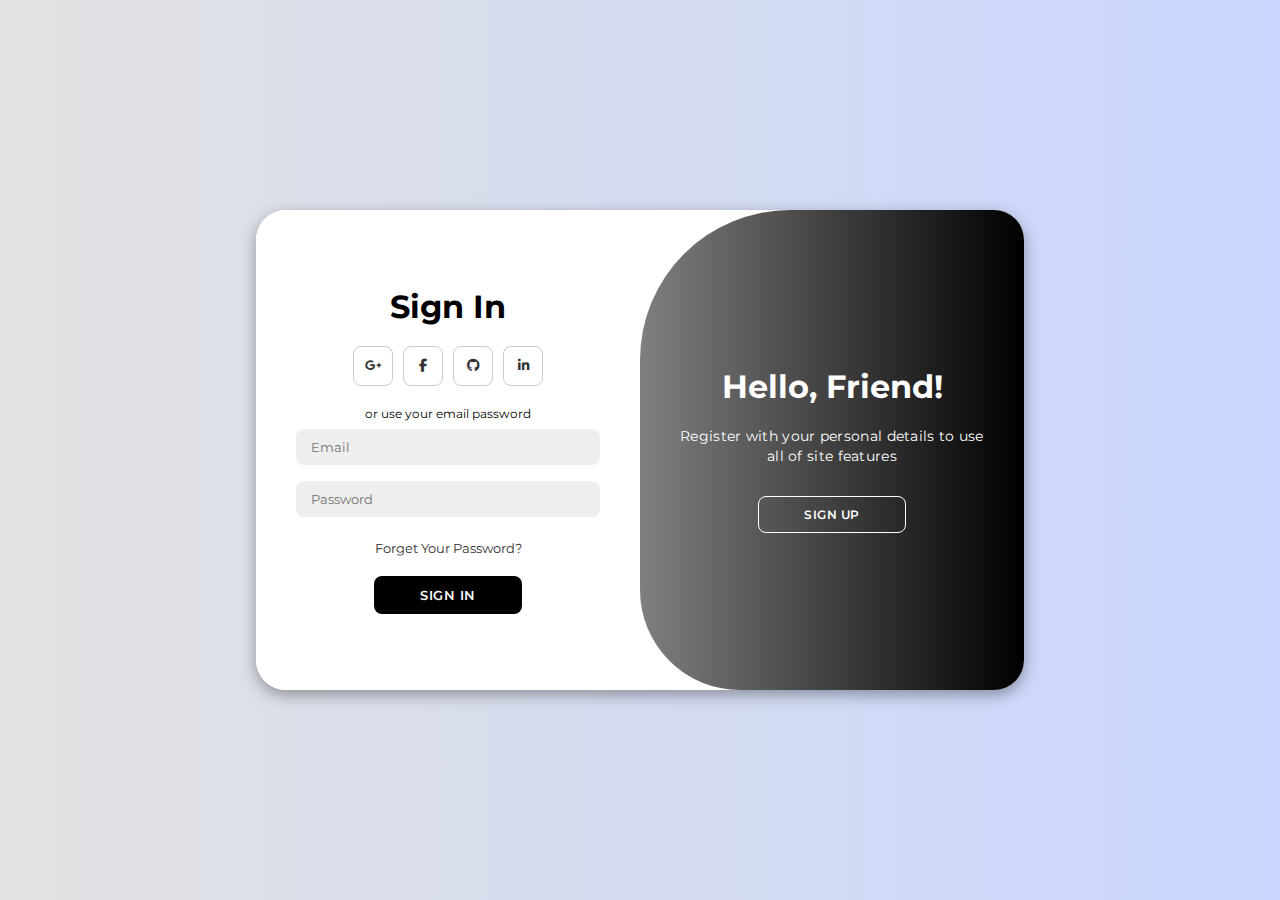
<file: index.html>
<!DOCTYPE html>
<html lang="en">
  <head>
    <meta charset="UTF-8" />
    <meta name="viewport" content="width=device-width, initial-scale=1.0" />
    <link
      rel="stylesheet"
      href="https://cdnjs.cloudflare.com/ajax/libs/font-awesome/6.4.2/css/all.min.css"
    />
    <link rel="stylesheet" href="css/style.css" />
    <title>Login - Student Management System</title>
  </head>

  <body>
    <div class="container" id="container">
      <div class="form-container sign-up">
        <form>
          <h1>Create Account</h1>
          <div class="social-icons">
            <a href="#" class="icon"
              ><i class="fa-brands fa-google-plus-g"></i
            ></a>
            <a href="#" class="icon"><i class="fa-brands fa-facebook-f"></i></a>
            <a href="#" class="icon"><i class="fa-brands fa-github"></i></a>
            <a href="#" class="icon"
              ><i class="fa-brands fa-linkedin-in"></i
            ></a>
          </div>
          <span>or use your email for registeration</span>
          <input type="text" placeholder="Name" />
          <input type="email" placeholder="Email" />
          <input type="password" placeholder="Password" />
          <button>Sign Up</button>
        </form>
      </div>
      <div class="form-container sign-in">
        <form>
          <h1>Sign In</h1>
          <div class="social-icons">
            <a href="#" class="icon"
              ><i class="fa-brands fa-google-plus-g"></i
            ></a>
            <a href="#" class="icon"><i class="fa-brands fa-facebook-f"></i></a>
            <a href="#" class="icon"><i class="fa-brands fa-github"></i></a>
            <a href="#" class="icon"
              ><i class="fa-brands fa-linkedin-in"></i
            ></a>
          </div>
          <span>or use your email password</span>
          <input type="email" placeholder="Email" id="Email" />
          <input type="password" placeholder="Password" id="Password" />
          <a href="#">Forget Your Password?</a>

          <div class="btn"><a href="pages/home.html">Sign In</a></div>
        </form>
      </div>
      <div class="toggle-container">
        <div class="toggle">
          <div class="toggle-panel toggle-left">
            <h1>Welcome Back!</h1>
            <p>Enter your personal details to use all of site features</p>
            <button class="hidden" id="login">Sign In</button>
          </div>
          <div class="toggle-panel toggle-right">
            <h1>Hello, Friend!</h1>
            <p>
              Register with your personal details to use all of site features
            </p>
            <button class="hidden" id="register">Sign Up</button>
          </div>
        </div>
      </div>
    </div>

    <script src="js/script.js"></script>
  </body>
</html>
</file>
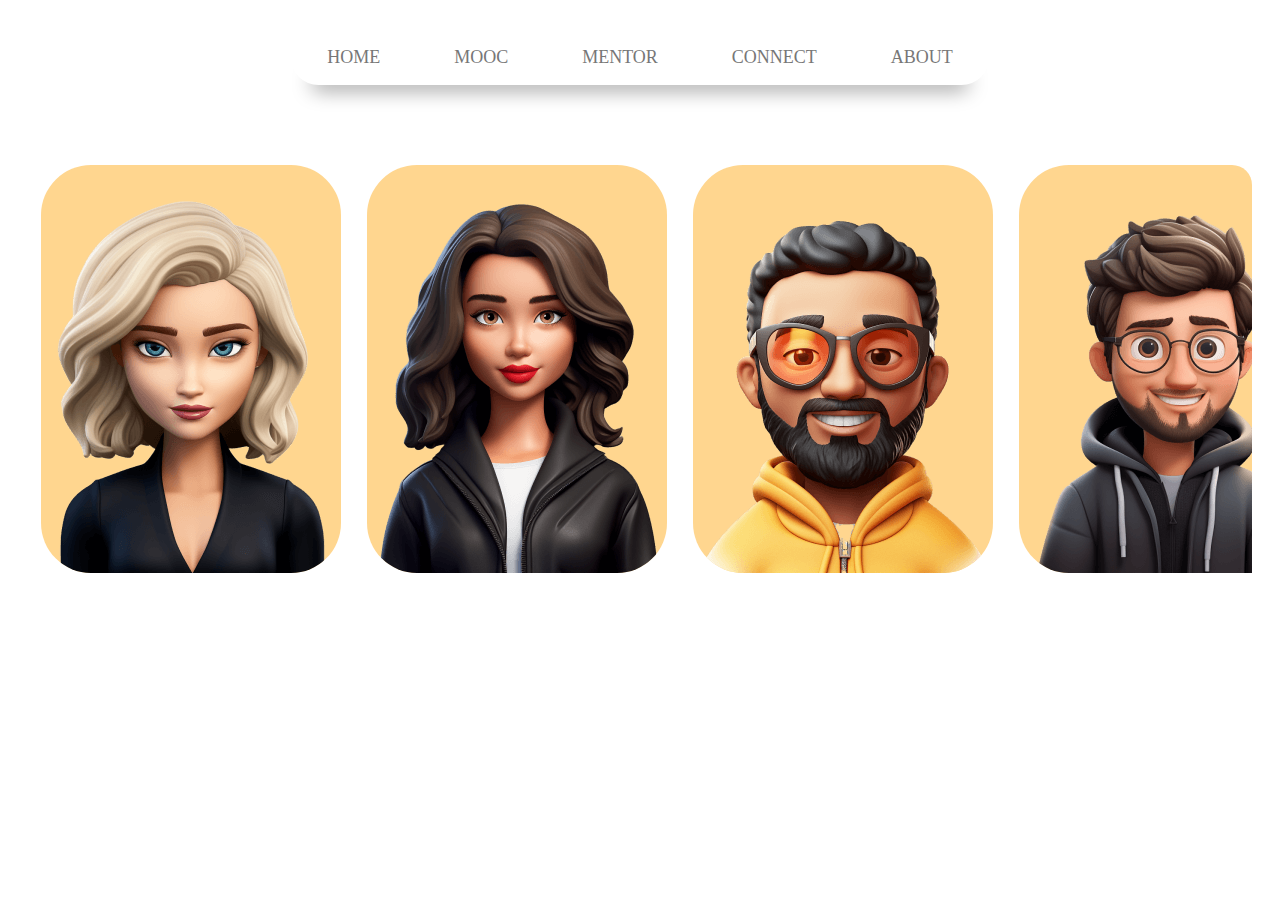
<file: mentor.html>
<!DOCTYPE html>
<html lang="en">
  <head>
    <meta charset="UTF-8" />
    <meta name="viewport" content="width=device-width, initial-scale=1.0" />
    <title>Document</title>
    <link rel="stylesheet" href="mentor.css" />
    <link rel="stylesheet" href="fnav.css">
  </head>
  <body>
    <div class="nav-con">
      <nav>
          <ul>
              <a href="home.html"><li>HOME</li></a>
              <a href="mooc.html"><li>MOOC</li></a>
              <a href="mentor.html"><li>MENTOR</li></a>
              <a href="connect.html"><li>CONNECT</li></a>
              <a href="about.html"><li>ABOUT</li></a>
          </ul>
      </nav>
  </div>
    <section class="card__container">
      <div class="card__containe">
        <article class="card__article">
          <div class="card__image">
            <img src="avatar-4.png" alt="" />
            <div class="card__shadow"></div>
          </div>
          <div class="card__data">
            <h3 class="card__name">Nidhi Arora</h3>
            <p class="card__description">
              Lorem ipsum, dolor sit amet consectetur adipisicing elit. Illo
              placeat aliquam fuga, impedit vel in. Id, modi iste sed, fugiat
              autem voluptatem fuga nemo quasi aspernatur libero aut quidem nam.
            </p>
            <a href="#" class="card__button"></a>
          </div>
        </article>
        <article class="card__article">
            <div class="card__image">
              <img src="avatar-3.png" alt="" />
              <div class="card__shadow"></div>
            </div>
            <div class="card__data">
              <h3 class="card__name">Anjori Sharma</h3>
              <p class="card__description">
                Lorem ipsum, dolor sit amet consectetur adipisicing elit. Illo
                placeat aliquam fuga, impedit vel in. Id, modi iste sed, fugiat
                autem voluptatem fuga nemo quasi aspernatur libero aut quidem nam.
              </p>
              <a href="#" class="card__button"></a>
            </div>
          </article>
          <article class="card__article">
            <div class="card__image">
              <img src="avatar-2.png" alt="" />
              <div class="card__shadow"></div>
            </div>
            <div class="card__data">
              <h3 class="card__name">Harpal </h3>
              <p class="card__description">
                Lorem ipsum, dolor sit amet consectetur adipisicing elit. Illo
                placeat aliquam fuga, impedit vel in. Id, modi iste sed, fugiat
                autem voluptatem fuga nemo quasi aspernatur libero aut quidem nam.
              </p>
              <a href="#" class="card__button"></a>
            </div>
          </article>
          <article class="card__article">
            <div class="card__image">
              <img src="avatar-1.png" alt="" />
              <div class="card__shadow"></div>
            </div>
            <div class="card__data">
              <h3 class="card__name">Apoorv</h3>
              <p class="card__description">
                Lorem ipsum, dolor sit amet consectetur adipisicing elit. Illo
                placeat aliquam fuga, impedit vel in. Id, modi iste sed, fugiat
                autem voluptatem fuga nemo quasi aspernatur libero aut quidem nam.
              </p>
              <a href="#" class="card__button"></a>
            </div>
          </article>
      </div>
    </section>
  </body>
</html>
</file>
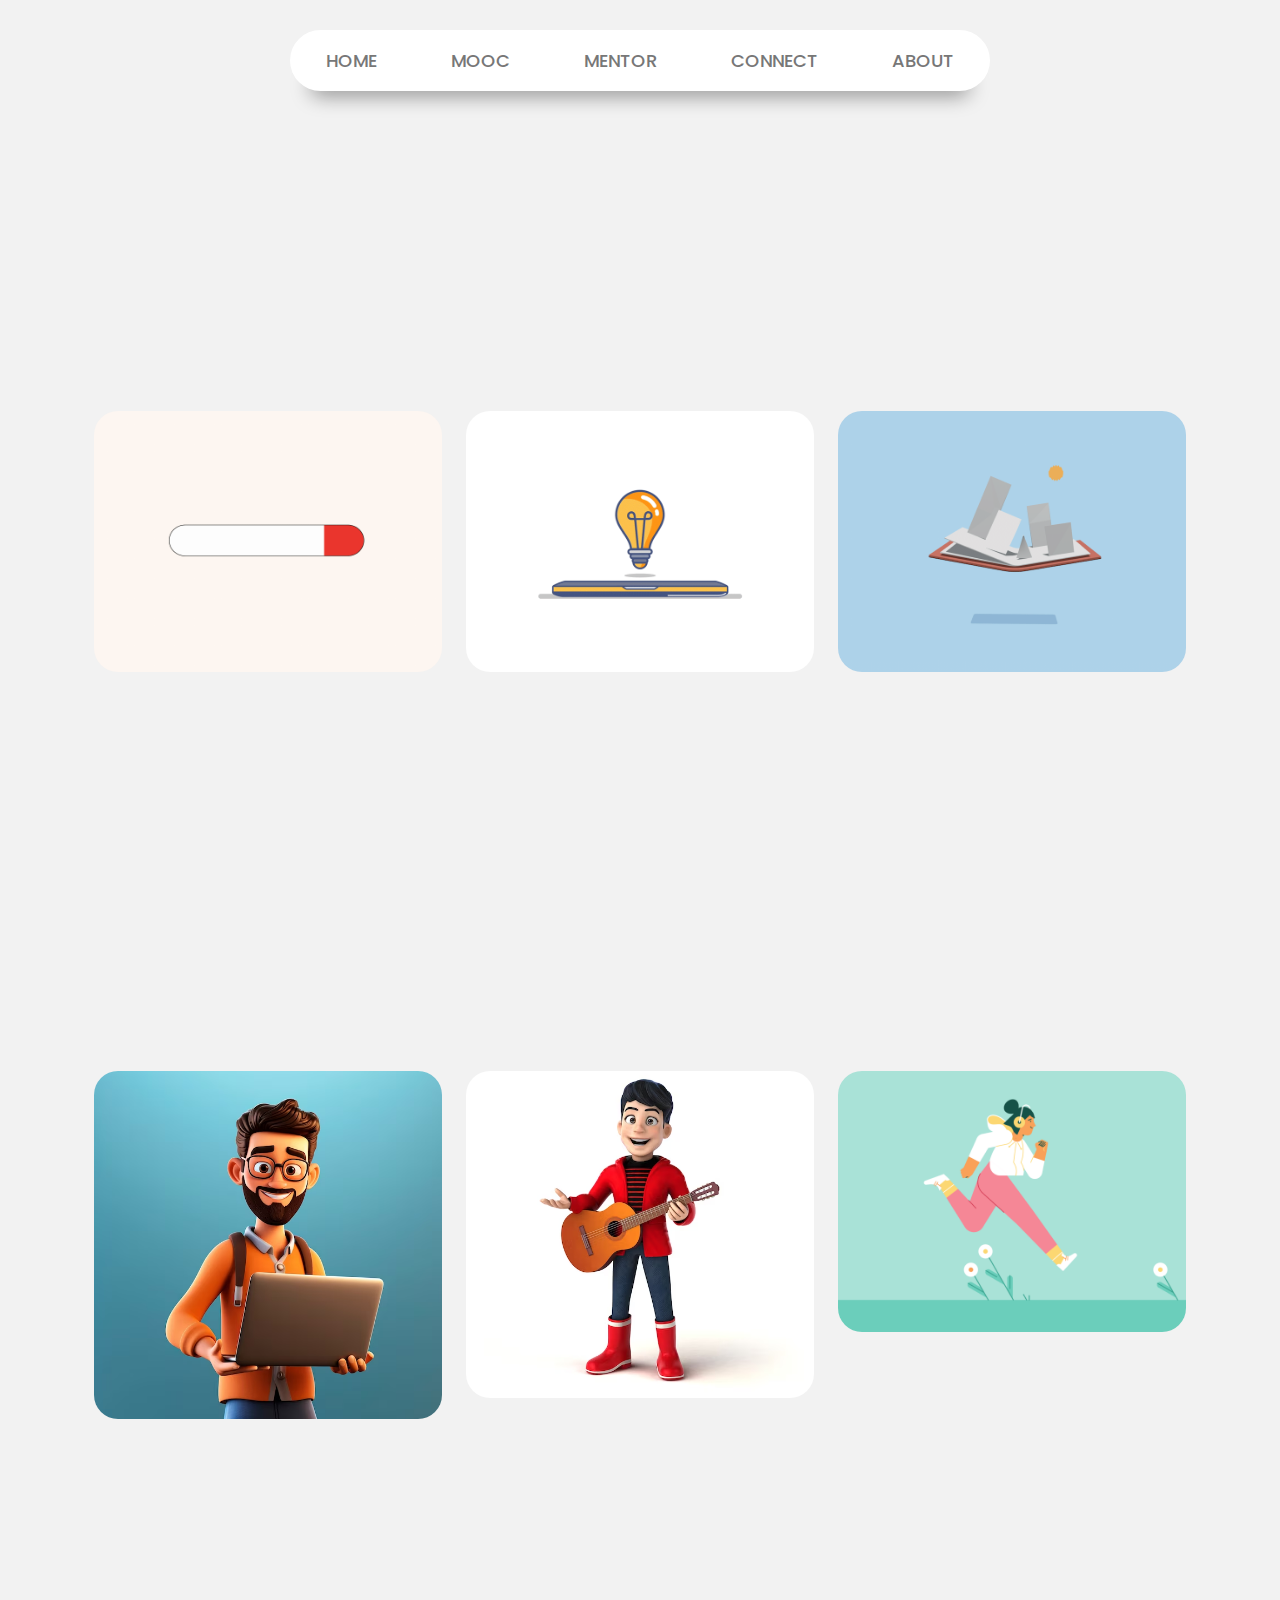
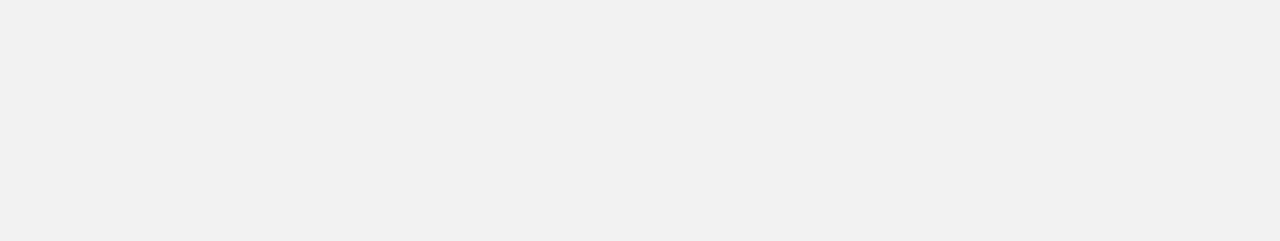
<file: mooc.html>
<!DOCTYPE html>
<html lang="en">
  <head>
    <meta charset="UTF-8" />
    <meta name="viewport" content="width=device-width, initial-scale=1.0" />

    <!--=============== CSS ===============-->
    <link rel="stylesheet" href="mooc.css" />
    <link rel="stylesheet" href="fnav.css">

    <title>Landscape responsive card</title>
  </head>
  <body>
    <div class="nav-con">
      <nav>
          <ul>
              <a href="home.html"><li>HOME</li></a>
              <a href="mooc.html"><li>MOOC</li></a>
              <a href="mentor.html"><li>MENTOR</li></a>
              <a href="connect.html"><li>CONNECT</li></a>
              <a href="about.html"><li>ABOUT</li></a>
          </ul>
      </nav>
  </div>
    <div class="container">
      <div class="card__container">
        <article class="card__article">
          <img src="css.gif" alt="image" class="card__img" />

          <div class="card__data">
            <span class="card__description">Nidhhi Arora</span>
            <h2 class="card__title">CSS WORKSHOP</h2>
            <a href="#" class="card__button">Read More</a>
          </div>
        </article>

        <article class="card__article">
          <img src="orientation to computing.gif" alt="image" class="card__img" />

          <div class="card__data">
            <span class="card__description">Dhanpratap Sing</span>
            <h2 class="card__title">ORIENTATION TO COMPUTING</h2>
            <a href="#" class="card__button">Read More</a>
          </div>
        </article>

        <article class="card__article">
          <img src="Origamy.gif" alt="image" class="card__img" />

          <div class="card__data">
            <span class="card__description">Harpal Sing</span>
            <h2 class="card__title">MASTER IN ORIGAMY</h2>
            <a href="#" class="card__button">Read More</a>
          </div>
        </article>
      </div>
    </div><div class="container1">
      <div class="card__container">
        <article class="card__article">
          <img src="view-3d-man-using-laptop_23-2150709796.avif" alt="image" class="card__img" />

          <div class="card__data">
            <span class="card__description">Nidhhi Arora</span>
            <h2 class="card__title">MARKETING</h2>
            <a href="#" class="card__button">Read More</a>
          </div>
        </article>

        <article class="card__article">
          <img src="fun-3d-cartoon-teenage-boy_183364-81073.avif" alt="image" class="card__img" />

          <div class="card__data">
            <span class="card__description">Dhanpratap Sing</span>
            <h2 class="card__title">GUITAR</h2>
            <a href="#" class="card__button">Read More</a>
          </div>
        </article>

        <article class="card__article">
          <img src="fe23f7401ec9ca5c8d320b0023bb8aef.gif" alt="image" class="card__img" />

          <div class="card__data">
            <span class="card__description">Harpal Sing</span>
            <h2 class="card__title">STAY HEALTHY</h2>
            <a href="#" class="card__button">Read More</a>
          </div>
        </article>
      </div>
    </div>
  </body>
</html>
</file>
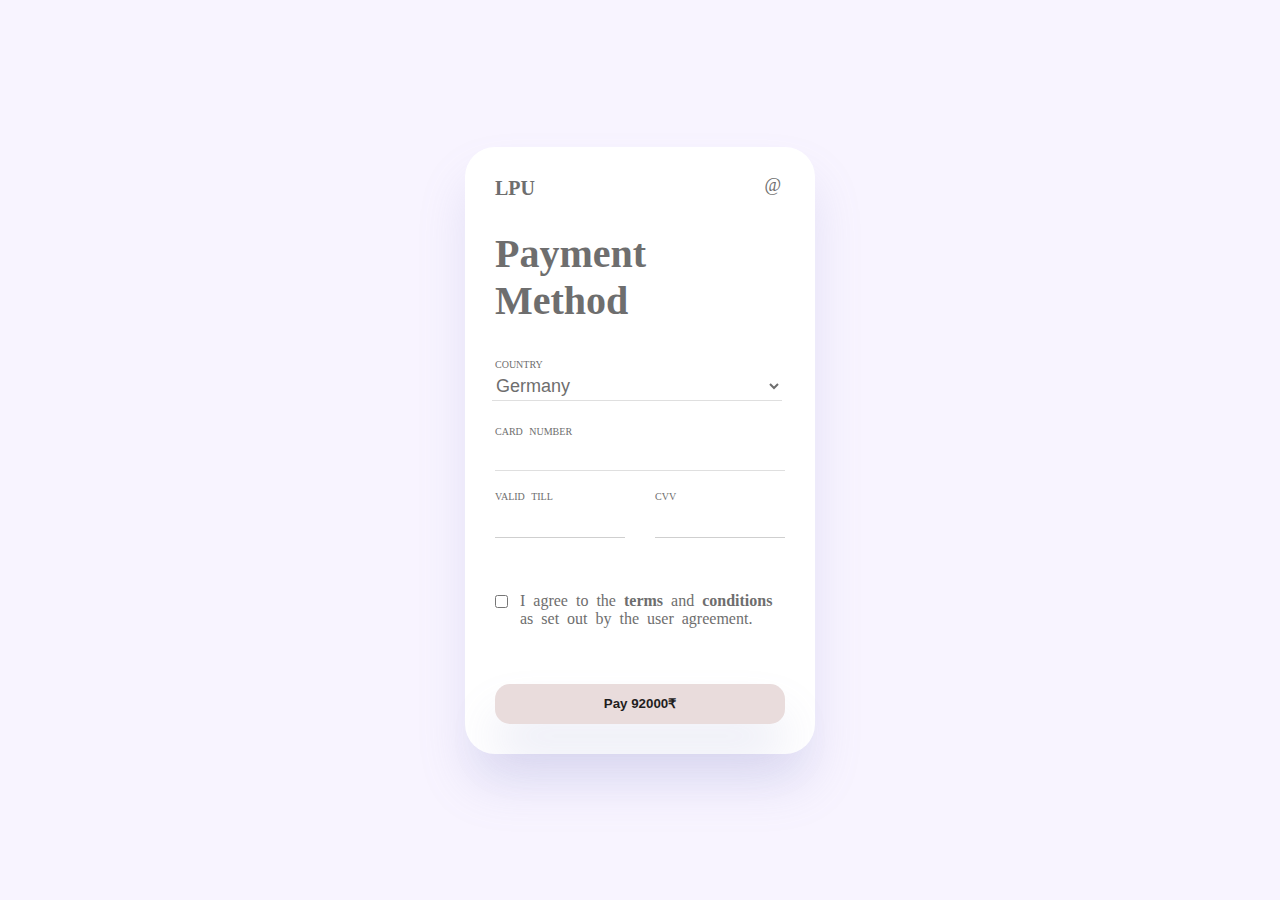
<file: payment.html>
<!DOCTYPE html>
<html lang="en">
  <head>
    <meta charset="UTF-8" />
    <meta http-equiv="X-UA-Compatible" content="IE=edge" />
    <meta name="viewport" content="width=device-width, initial-scale=1.0" />
    <link rel="stylesheet" href="payment.css" />

    <title>Payment Method</title>
  </head>
  <body>
    <div class="container">
      <h6>LPU</h6>
      <span>@</span>
      <h1>Payment Method</h1>
      <form action="/">
        <label for="country"
          >Country
          <select name="country" id="country">
            <option value="germany">germany</option>
            <option value="england">england</option>
            <option value="india">india</option>
          </select>
        </label>
        <label for="cardno"
          >Card Number
          <input
            type="text"
            name="cardno"
            id="cardno"
            maxlength="19"
            onkeypress="cardspace()"
          />
        </label>
        <div class="float">
          <label for="validtill"
            >Valid till
            <input
              type="text"
              name="validtill"
              id="validtill"
              maxlength="7"
              onkeypress="addSlashes()"
            />
          </label>
          <label for="cvv"
            >Cvv
            <input type="text" name="cvv" id="cvv" maxlength="3" />
          </label>
        </div>
        <label for="checkbox">
          <input type="checkbox" name="checkbox" id="checkbox" />
          <p>
            I agree to the <strong>terms</strong> and
            <strong>conditions</strong> as set out by the user agreement.
          </p></label
        >
        <button>Pay 92000₹</button>
      </form>
    </div>
    <script src="payment.js"></script>
  </body>
</html>
</file>
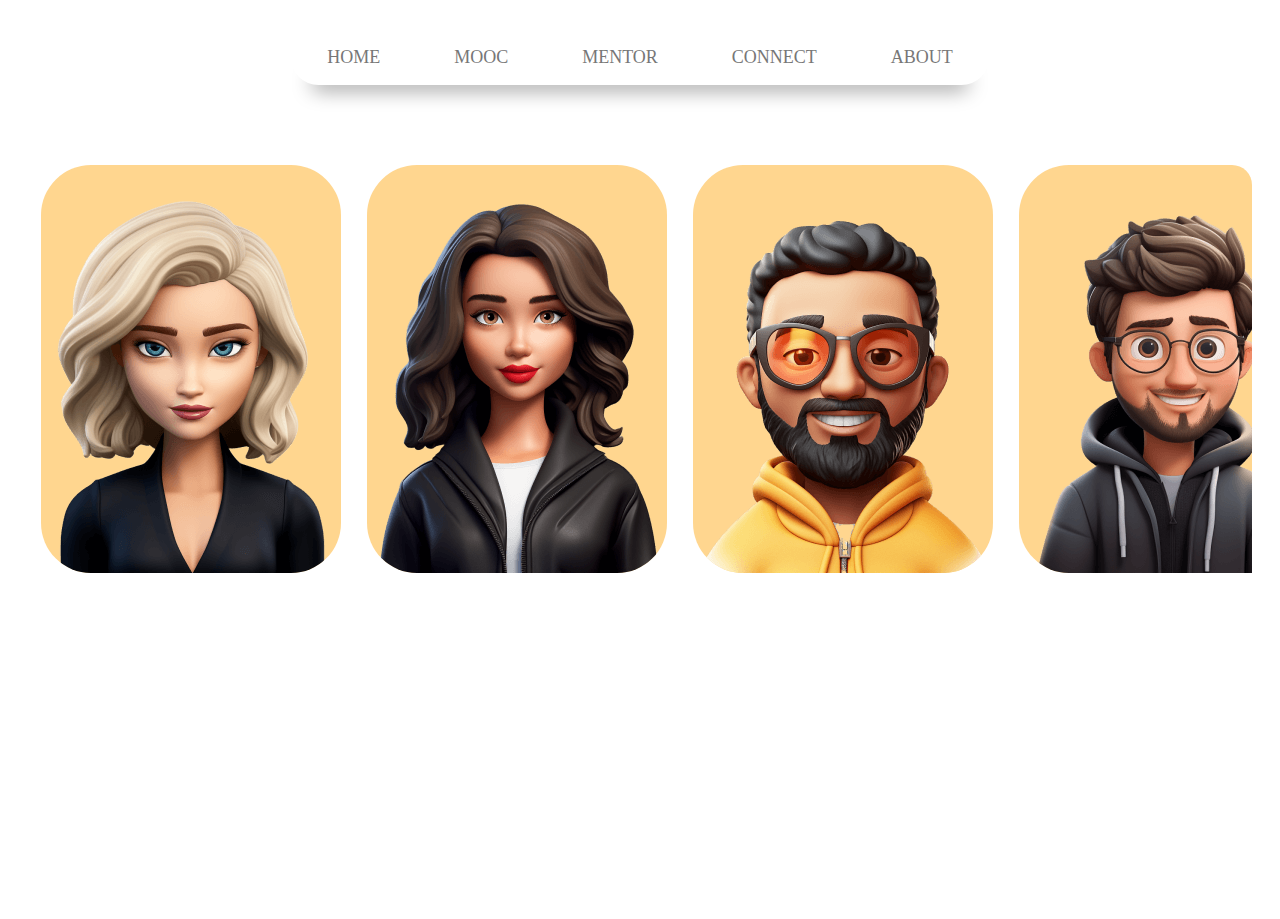
<file: pages/mentor.html>
<!DOCTYPE html>
<html lang="en">
  <head>
    <meta charset="UTF-8" />
    <meta name="viewport" content="width=device-width, initial-scale=1.0" />
    <title>Mentors - Student Management System</title>
    <link rel="stylesheet" href="../css/mentor.css" />
    <link rel="stylesheet" href="../css/fnav.css" />
  </head>
  <body>
    <div class="nav-con">
      <nav>
        <ul>
          <a href="home.html"><li>HOME</li></a>
          <a href="mooc.html"><li>MOOC</li></a>
          <a href="mentor.html"><li>MENTOR</li></a>
          <a href="connect.html"><li>CONNECT</li></a>
          <a href="about.html"><li>ABOUT</li></a>
        </ul>
      </nav>
    </div>
    <section class="card__container">
      <div class="card__containe">
        <article class="card__article">
          <div class="card__image">
            <img src="../assets/images/avatar-4.png" alt="" />
            <div class="card__shadow"></div>
          </div>
          <div class="card__data">
            <h3 class="card__name">Nidhi Arora</h3>
            <p class="card__description">
              Lorem ipsum, dolor sit amet consectetur adipisicing elit. Illo
              placeat aliquam fuga, impedit vel in. Id, modi iste sed, fugiat
              autem voluptatem fuga nemo quasi aspernatur libero aut quidem nam.
            </p>
            <a href="#" class="card__button">Contact Mentor</a>
          </div>
        </article>
        <article class="card__article">
          <div class="card__image">
            <img src="../assets/images/avatar-3.png" alt="" />
            <div class="card__shadow"></div>
          </div>
          <div class="card__data">
            <h3 class="card__name">Anjori Sharma</h3>
            <p class="card__description">
              Lorem ipsum, dolor sit amet consectetur adipisicing elit. Illo
              placeat aliquam fuga, impedit vel in. Id, modi iste sed, fugiat
              autem voluptatem fuga nemo quasi aspernatur libero aut quidem nam.
            </p>
            <a href="#" class="card__button">Contact Mentor</a>
          </div>
        </article>
        <article class="card__article">
          <div class="card__image">
            <img src="../assets/images/avatar-2.png" alt="" />
            <div class="card__shadow"></div>
          </div>
          <div class="card__data">
            <h3 class="card__name">Harpal</h3>
            <p class="card__description">
              Lorem ipsum, dolor sit amet consectetur adipisicing elit. Illo
              placeat aliquam fuga, impedit vel in. Id, modi iste sed, fugiat
              autem voluptatem fuga nemo quasi aspernatur libero aut quidem nam.
            </p>
            <a href="#" class="card__button">Contact Mentor</a>
          </div>
        </article>
        <article class="card__article">
          <div class="card__image">
            <img src="../assets/images/avatar-1.png" alt="" />
            <div class="card__shadow"></div>
          </div>
          <div class="card__data">
            <h3 class="card__name">Apoorv</h3>
            <p class="card__description">
              Lorem ipsum, dolor sit amet consectetur adipisicing elit. Illo
              placeat aliquam fuga, impedit vel in. Id, modi iste sed, fugiat
              autem voluptatem fuga nemo quasi aspernatur libero aut quidem nam.
            </p>
            <a href="#" class="card__button">Contact Mentor</a>
          </div>
        </article>
      </div>
    </section>
  </body>
</html>
</file>
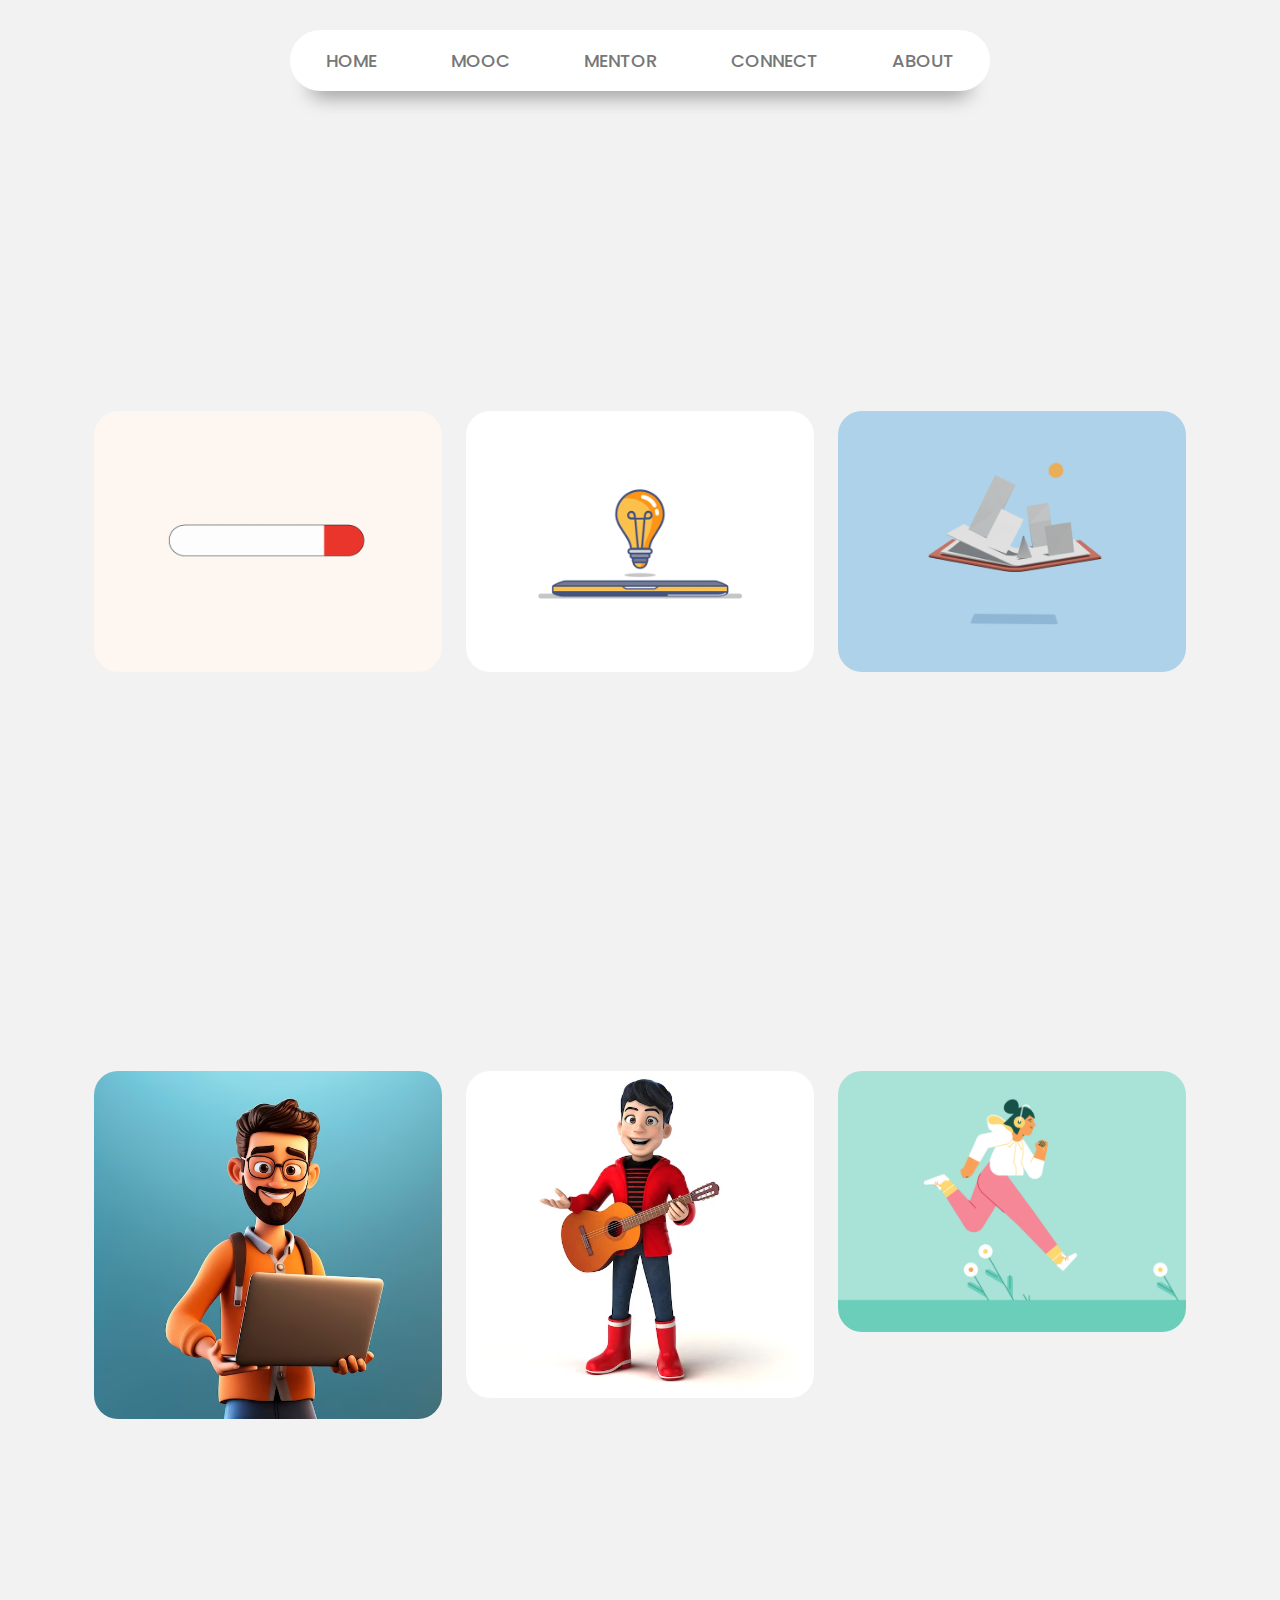
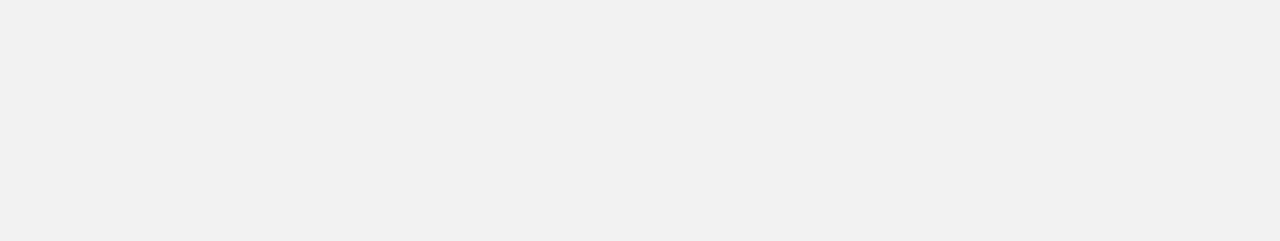
<file: pages/mooc.html>
<!DOCTYPE html>
<html lang="en">
  <head>
    <meta charset="UTF-8" />
    <meta name="viewport" content="width=device-width, initial-scale=1.0" />

    <!--=============== CSS ===============-->
    <link rel="stylesheet" href="../css/mooc.css" />
    <link rel="stylesheet" href="../css/fnav.css" />

    <title>MOOC Courses - Student Management System</title>
  </head>
  <body>
    <div class="nav-con">
      <nav>
        <ul>
          <a href="home.html"><li>HOME</li></a>
          <a href="mooc.html"><li>MOOC</li></a>
          <a href="mentor.html"><li>MENTOR</li></a>
          <a href="connect.html"><li>CONNECT</li></a>
          <a href="about.html"><li>ABOUT</li></a>
        </ul>
      </nav>
    </div>
    <div class="container">
      <div class="card__container">
        <article class="card__article">
          <img src="../assets/gifs/css.gif" alt="image" class="card__img" />

          <div class="card__data">
            <span class="card__description">Nidhhi Arora</span>
            <h2 class="card__title">CSS WORKSHOP</h2>
            <a href="#" class="card__button">Read More</a>
          </div>
        </article>

        <article class="card__article">
          <img
            src="../assets/gifs/orientation to computing.gif"
            alt="image"
            class="card__img"
          />

          <div class="card__data">
            <span class="card__description">Dhanpratap Sing</span>
            <h2 class="card__title">ORIENTATION TO COMPUTING</h2>
            <a href="#" class="card__button">Read More</a>
          </div>
        </article>

        <article class="card__article">
          <img src="../assets/gifs/Origamy.gif" alt="image" class="card__img" />

          <div class="card__data">
            <span class="card__description">Harpal Sing</span>
            <h2 class="card__title">MASTER IN ORIGAMY</h2>
            <a href="#" class="card__button">Read More</a>
          </div>
        </article>
      </div>
    </div>
    <div class="container1">
      <div class="card__container">
        <article class="card__article">
          <img
            src="../assets/images/view-3d-man-using-laptop_23-2150709796.avif"
            alt="image"
            class="card__img"
          />

          <div class="card__data">
            <span class="card__description">Nidhhi Arora</span>
            <h2 class="card__title">MARKETING</h2>
            <a href="#" class="card__button">Read More</a>
          </div>
        </article>

        <article class="card__article">
          <img
            src="../assets/images/fun-3d-cartoon-teenage-boy_183364-81073.avif"
            alt="image"
            class="card__img"
          />

          <div class="card__data">
            <span class="card__description">Dhanpratap Sing</span>
            <h2 class="card__title">GUITAR</h2>
            <a href="#" class="card__button">Read More</a>
          </div>
        </article>

        <article class="card__article">
          <img
            src="../assets/gifs/fe23f7401ec9ca5c8d320b0023bb8aef.gif"
            alt="image"
            class="card__img"
          />

          <div class="card__data">
            <span class="card__description">Harpal Sing</span>
            <h2 class="card__title">STAY HEALTHY</h2>
            <a href="#" class="card__button">Read More</a>
          </div>
        </article>
      </div>
    </div>
  </body>
</html>
</file>
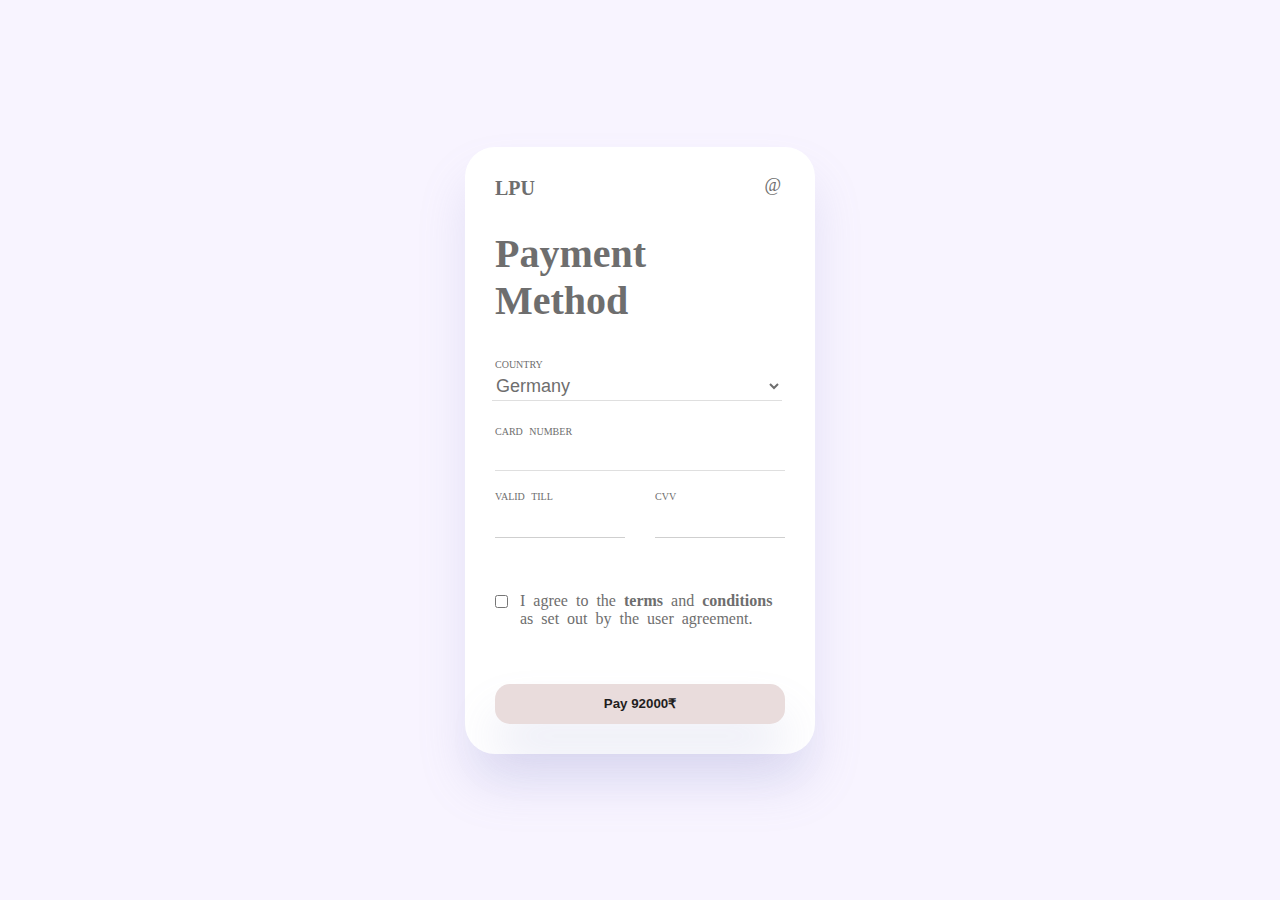
<file: pages/payment.html>
<!DOCTYPE html>
<html lang="en">
  <head>
    <meta charset="UTF-8" />
    <meta http-equiv="X-UA-Compatible" content="IE=edge" />
    <meta name="viewport" content="width=device-width, initial-scale=1.0" />
    <link rel="stylesheet" href="../css/payment.css" />

    <title>Payment Method</title>
  </head>
  <body>
    <div class="container">
      <h6>LPU</h6>
      <span>@</span>
      <h1>Payment Method</h1>
      <form action="/">
        <label for="country"
          >Country
          <select name="country" id="country">
            <option value="germany">germany</option>
            <option value="england">england</option>
            <option value="india">india</option>
          </select>
        </label>
        <label for="cardno"
          >Card Number
          <input
            type="text"
            name="cardno"
            id="cardno"
            maxlength="19"
            onkeypress="cardspace()"
          />
        </label>
        <div class="float">
          <label for="validtill"
            >Valid till
            <input
              type="text"
              name="validtill"
              id="validtill"
              maxlength="7"
              onkeypress="addSlashes()"
            />
          </label>
          <label for="cvv"
            >Cvv
            <input type="text" name="cvv" id="cvv" maxlength="3" />
          </label>
        </div>
        <label for="checkbox">
          <input type="checkbox" name="checkbox" id="checkbox" />
          <p>
            I agree to the <strong>terms</strong> and
            <strong>conditions</strong> as set out by the user agreement.
          </p></label
        >
        <button>Pay 92000₹</button>
      </form>
    </div>
    <script src="../js/payment.js"></script>
  </body>
</html>
</file>
<file: css/style.css>
@import url("https://fonts.googleapis.com/css2?family=Montserrat:wght@300;400;500;600;700&display=swap");

* {
  margin: 0;
  padding: 0;
  box-sizing: border-box;
  font-family: "Montserrat", sans-serif;
}

body {
  background-color: #c9d6ff;
  background: linear-gradient(to right, #e2e2e2, #c9d6ff);
  display: flex;
  align-items: center;
  justify-content: center;
  flex-direction: column;
  height: 100vh;
}

.container {
  background-color: #fff;
  border-radius: 30px;
  box-shadow: 0 5px 15px rgba(0, 0, 0, 0.35);
  position: relative;
  overflow: hidden;
  width: 768px;
  max-width: 100%;
  min-height: 480px;
}

.container p {
  font-size: 14px;
  line-height: 20px;
  letter-spacing: 0.3px;
  margin: 20px 0;
}

.container span {
  font-size: 12px;
}

.container a {
  color: #333;
  font-size: 13px;
  text-decoration: none;
  margin: 15px 0 10px;
}

.btn {
  background-color: black;

  font-size: 12px;
  padding: 10px 45px;
  border: 1px solid transparent;
  border-radius: 8px;
  font-weight: 600;
  letter-spacing: 0.5px;
  text-transform: uppercase;
  margin-top: 10px;
  cursor: pointer;
}
.btn a {
  color: white;
  text-decoration: none;
}
.container button {
  background-color: black;
  color: #fff;
  font-size: 12px;
  padding: 10px 45px;
  border: 1px solid transparent;
  border-radius: 8px;
  font-weight: 600;
  letter-spacing: 0.5px;
  text-transform: uppercase;
  margin-top: 10px;
  cursor: pointer;
}

.container button.hidden {
  background-color: transparent;
  border-color: #fff;
}

.container form {
  background-color: #fff;
  display: flex;
  align-items: center;
  justify-content: center;
  flex-direction: column;
  padding: 0 40px;
  height: 100%;
}

.container input {
  background-color: #eee;
  border: none;
  margin: 8px 0;
  padding: 10px 15px;
  font-size: 13px;
  border-radius: 8px;
  width: 100%;
  outline: none;
}

.form-container {
  position: absolute;
  top: 0;
  height: 100%;
  transition: all 0.6s ease-in-out;
}

.sign-in {
  left: 0;
  width: 50%;
  z-index: 2;
}

.container.active .sign-in {
  transform: translateX(100%);
}

.sign-up {
  left: 0;
  width: 50%;
  opacity: 0;
  z-index: 1;
}

.container.active .sign-up {
  transform: translateX(100%);
  opacity: 1;
  z-index: 5;
  animation: move 0.6s;
}

@keyframes move {
  0%,
  49.99% {
    opacity: 0;
    z-index: 1;
  }
  50%,
  100% {
    opacity: 1;
    z-index: 5;
  }
}

.social-icons {
  margin: 20px 0;
}

.social-icons a {
  border: 1px solid #ccc;
  border-radius: 20%;
  display: inline-flex;
  justify-content: center;
  align-items: center;
  margin: 0 3px;
  width: 40px;
  height: 40px;
}

.toggle-container {
  position: absolute;
  top: 0;
  left: 50%;
  width: 50%;
  height: 100%;
  overflow: hidden;
  transition: all 0.6s ease-in-out;
  border-radius: 150px 0 0 100px;
  z-index: 1000;
}

.container.active .toggle-container {
  transform: translateX(-100%);
  border-radius: 0 150px 100px 0;
}

.toggle {
  background-color: #512da8;
  height: 100%;
  background: linear-gradient(to right, white, black);
  color: white;
  position: relative;
  left: -100%;
  height: 100%;
  width: 200%;
  transform: translateX(0);
  transition: all 0.6s ease-in-out;
}
.toggle-left {
  color: black;
}
.toggle-left button {
  color: black;
}
.container.active .toggle {
  transform: translateX(50%);
}

.toggle-panel {
  position: absolute;
  width: 50%;
  height: 100%;
  display: flex;
  align-items: center;
  justify-content: center;
  flex-direction: column;
  padding: 0 30px;
  text-align: center;
  top: 0;
  transform: translateX(0);
  transition: all 0.6s ease-in-out;
}

.toggle-left {
  transform: translateX(-200%);
}

.container.active .toggle-left {
  transform: translateX(0);
}

.toggle-right {
  right: 0;
  transform: translateX(0);
}

.container.active .toggle-right {
  transform: translateX(200%);
}

/* ==================== RESPONSIVE MEDIA QUERIES ==================== */

/* Tablet Devices (max-width: 1024px) */
@media screen and (max-width: 1024px) {
  .container {
    width: 700px;
    min-height: 450px;
  }

  .toggle-container {
    border-radius: 120px 0 0 80px;
  }

  .container.active .toggle-container {
    border-radius: 0 120px 80px 0;
  }
}

/* Mobile Devices (max-width: 768px) */
@media screen and (max-width: 768px) {
  body {
    padding: 20px;
  }

  .container {
    width: 100%;
    max-width: 500px;
    min-height: 550px;
    flex-direction: column;
  }

  .form-container {
    width: 100%;
    position: relative;
  }

  .sign-in,
  .sign-up {
    width: 100%;
    left: 0;
  }

  .container.active .sign-in {
    transform: translateY(-100%);
    opacity: 0;
  }

  .container.active .sign-up {
    transform: translateY(0);
  }

  .toggle-container {
    display: none;
  }

  .container form {
    padding: 0 30px;
  }

  .container button,
  .btn {
    padding: 10px 35px;
    font-size: 11px;
  }

  .social-icons a {
    width: 35px;
    height: 35px;
  }
}

/* Small Mobile Devices (max-width: 480px) */
@media screen and (max-width: 480px) {
  body {
    padding: 10px;
  }

  .container {
    max-width: 100%;
    min-height: 500px;
    padding: 20px;
    border-radius: 20px;
  }

  .container form {
    padding: 0 20px;
  }

  .container h1 {
    font-size: 1.5rem;
  }

  .container p {
    font-size: 13px;
    margin: 15px 0;
  }

  .container input {
    padding: 8px 12px;
    font-size: 12px;
  }

  .container button,
  .btn {
    padding: 8px 30px;
    font-size: 10px;
  }

  .social-icons {
    margin: 15px 0;
  }

  .social-icons a {
    width: 32px;
    height: 32px;
    margin: 0 2px;
  }
}
</file>
<file: mentor.css>
@import url("https://fonts.googleapis.com/css2?family=Bai+Jamjuree:wght@400;500;600&display=swap");

/*=============== VARIABLES CSS ===============*/
:root {
  /*========== Colors ==========*/
  /*Color mode HSL(hue, saturation, lightness)*/
  --first-color: hsl(38, 92%, 58%);
  --first-color-light: hsl(38, 100%, 78%);
  --first-color-alt: hsl(32, 75%, 50%);
  --second-color: hsl(195, 75%, 52%);
  --dark-color: hsl(212, 40%, 12%);
  --white-color: hsl(212, 4%, 95%);
  --body-color: hsl(212, 42%, 15%);
  --container-color: hsl(212, 42%, 20%);
}
body{
  margin-top: 30px;
}
/* card */
.card__container {
  display: flex;
  justify-content: center;
  width: 100vw;
  height: auto;
}
.card__container {
  padding-block: 5rem;
}
.card__containe {
    display: flex;
  margin-inline: 1.75rem;
  
  border-radius: 1.25rem;
  overflow: hidden;
}
.card__article {
  width: 300px;
  border-radius: 1.25rem;
  /* overflow: hidden; */
  margin:auto 13px;
  transform: translateY(0px);
}
.card__image {
  position: relative;
  background-color: var(--first-color-light);
  padding-top: 1.5rem;
  margin-bottom: -0.75rem;
  border-radius: 50px;
  overflow: hidden;
  transition: all ease 0.9s;
}
.card__data {
  background-color: var(--container-color);
  padding: 1.5rem 2rem;
  border-radius: 1rem;
  text-align: center;
  position: relative;
  z-index: 1;
  transform: translateY(-80px);
  opacity: 0;
  transition: all ease 0.9s;
}
.card__article:hover .card__data{
  opacity: 1;
  z-index: 99;
  transform: scale(1.13);
}
.card__article:hover .card__image{
  background-color: black;
  transform: scale(.95);
}

.card__image {
  width: 100%;
  display: flex;
  margin: 0 auto;
  justify-content: center;
  
  position: relative;
  z-index: 5;
}
.card__shadow{
    width: 200px;
    height: 200px;
    background-color: var(--first-color-alt);
    border-radius: 50%;
    top: 3.75rem;
    left: 0;
    right: 0;
    margin-inline: auto;
    filter: blur(45px);

}
.card__name{
    font-size: 25px;
    font-weight: 500;
    margin-bottom: .75rem;

}

.card__description {
  font-weight: 500;
  margin-bottom: 1.75rem;
}

.card__button {
  display: inline-block;
  background-color: var(--first-color);
  padding: .75rem 1.5rem;
  border-radius: .25rem;
  color: var(--dark-color);
  font-weight: 600;
}
</file>
<file: fnav.css>
* {
  margin: 0;
  padding: 0;
  box-sizing: border-box;
  font-family: "Poppins";
}
.nav-con {
  background-color: transparent;
  width: 100%;
  height: auto;
  display: flex;
  justify-content: center;
  align-items: center;
}
nav {
  background: white;
  border-radius: 50px;
  padding: 1px;
  box-shadow: 0 25px 20px -20px rgba(0, 0, 0, 0.4);
}
nav ul li {
  z-index: 2;
  list-style: none;
  display: inline-block;
  padding: 6px 25px;
  margin: 10px;
  font-size: 18px;
  font-weight: 500;
  color: #777;
  cursor: pointer;
  position: relative;
  transition: all ease 0.8s;
}
nav ul li:after {
  z-index: -1;
  content: "";
  background: black;
  width: 100%;
  height: 100%;
  border-radius: 30px;
  position: absolute;
  top: 100%;
  left: 50%;
  transform: translate(-50%, -50%);
  opacity: 0;
  transition: ease all 0.8s;
}
nav ul li:hover {
  color: white;
}
nav ul li:hover::after {
  top: 50%;
  opacity: 1;
}
nav ul li a:active::after {
  top: 50%;
  opacity: 1;
}
nav {
  animation-name: floating;
  animation-duration: 2s;
  animation-iteration-count: infinite;
  animation-timing-function: ease-in-out;
}
@keyframes floating {
  0% {
    transform: translate(0, 0px);
  }
  50% {
    transform: translate(0, 5px);
  }
  100% {
    transform: translate(0, -0px);
  }
}
</file>
<file: mooc.css>
/*=============== GOOGLE FONTS ===============*/
@import url("https://fonts.googleapis.com/css2?family=Poppins:wght@400;500&display=swap");

/*=============== VARIABLES CSS ===============*/
:root {
  /*========== Colors ==========*/
  /*Color mode HSL(hue, saturation, lightness)*/
  --first-color: hsl(82, 60%, 28%);
  --title-color: hsl(0, 0%, 15%);
  --text-color: hsl(0, 0%, 35%);
  --body-color: hsl(0, 0%, 95%);
  --container-color: hsl(0, 0%, 100%);

  /*========== Font and typography ==========*/
  /*.5rem = 8px | 1rem = 16px ...*/
  --body-font: "Poppins", sans-serif;
  --h2-font-size: 1.25rem;
  --small-font-size: .813rem;
}

/*========== Responsive typography ==========*/
@media screen and (min-width: 1120px) {
  :root {
    --h2-font-size: 1.5rem;
    --small-font-size: .875rem;
  }
}

/*=============== BASE ===============*/
* {
  box-sizing: border-box;
  padding: 0;
  margin: 0;
}

body {
  margin-top: 30px;
  font-family: var(--body-font);
  background-color: var(--body-color);
  color: var(--text-color);
}

img {
  display: block;
  max-width: 100%;
  height: auto;
}

/*=============== CARD ===============*/
.container {
  display: grid;
  place-items: center;
  margin-inline: 1.5rem;
  padding-block: 5rem;
  height: 20vh;
}
.container1 {
  display: grid;
  place-items: center;
  margin-inline: 1.5rem;
  padding-block: 5rem;
  height: 50vh;
  margin-bottom: 400px;
}
.card__container {
  display: grid;
  row-gap: 3.5rem;
}

.card__article {
  position: relative;
  overflow: hidden;
}

.card__img {
  width: 328px;
  border-radius: 1.5rem;
}

.card__data {
  width: 280px;
  background-color: var(--container-color);
  padding: 1.5rem 2rem;
  box-shadow: 0 8px 24px hsla(0, 0%, 0%, .15);
  border-radius: 1rem;
  position: absolute;
  bottom: -9rem;
  left: 0;
  right: 0;
  margin-inline: auto;
  opacity: 0;
  transition: opacity 1s 1s;
}

.card__description {
  display: block;
  font-size: var(--small-font-size);
  margin-bottom: .25rem;
}

.card__title {
  font-size: var(--h2-font-size);
  font-weight: 500;
  color: var(--title-color);
  margin-bottom: .75rem;
}

.card__button {
  text-decoration: none;
  font-size: var(--small-font-size);
  font-weight: 500;
  color: var(--first-color);
}

.card__button:hover {
  text-decoration: underline;
}

/* Naming animations in hover */
.card__article:hover .card__data {
  animation: show-data 1s forwards;
  opacity: 1;
  transition: opacity .3s;
}

.card__article:hover {
  animation: remove-overflow 2s forwards;
}

.card__article:not(:hover) {
  animation: show-overflow 2s forwards;
}

.card__article:not(:hover) .card__data {
  animation: remove-data 1s forwards;
}

/* Card animation */
@keyframes show-data {
  50% {
    transform: translateY(-10rem);
  }
  100% {
    transform: translateY(-7rem);
  }
}

@keyframes remove-overflow {
  to {
    overflow: initial;
  }
}

@keyframes remove-data {
  0% {
    transform: translateY(-7rem);
  }
  50% {
    transform: translateY(-10rem);
  }
  100% {
    transform: translateY(.5rem);
  }
}

@keyframes show-overflow {
  0% {
    overflow: initial;
    pointer-events: none;
  }
  50% {
    overflow: hidden;
  }
}

/*=============== BREAKPOINTS ===============*/
/* For small devices */
@media screen and (max-width: 340px) {
  .container {
    margin-inline: 1rem;
  }

  .card__data {
    width: 250px;
    padding: 1rem;
  }
}

/* For medium devices */
@media screen and (min-width: 768px) {
  .card__container {
    grid-template-columns: repeat(2, 1fr);
    column-gap: 1.5rem;
  }
}

/* For large devices */
@media screen and (min-width: 1120px) {
  .container {
    height: 100vh;
  }

  .card__container {
    grid-template-columns: repeat(3, 1fr);
  }
  .card__img {
    width: 348px;
  }
  .card__data {
    width: 316px;
    padding-inline: 2.5rem;
  }
}
</file>
<file: payment.css>
* {
  margin: 0;
  padding: 0;
  box-sizing: border-box;
}
:root {
  --text-color: rgb(110, 110, 110);
  --color-light: rgba(132, 139, 200, 0.18);
  --box-shadow: 0 2rem 3rem var(--color-light);
}

body {
  display: flex;
  min-height: 100vh;
  background: #f8f4ff;
  align-items: center;
  justify-content: center;
}
.container {
  width: 350px;
  background: white;
  padding: 30px;
  position: relative;
  transition: ease all 0.5s;
  border-radius: 30px;
  box-shadow: var(--box-shadow);
}
.container:hover {
  transform: scale(1.03);
}
h6 {
  font-size: 20px;
  color: var(--text-color);
}
span {
  position: absolute;
  right: 34px;
  top: 28px;
  font-size: 18px;
  color: var(--text-color);
}
h1 {
  padding: 30px 0px;
  font-size: 40px;
  color: var(--text-color);
}
form label {
  color: var(--text-color);
  text-transform: uppercase;
  position: relative;
  font-size: 10px;
  word-spacing: 4px;
}
form select {
  width: 100%;
  outline: none;
  border: none;
  border-bottom: 1px solid rgb(223, 223, 223);
  text-transform: capitalize;
  padding-top: 3px;
  color: var(--text-color);
  padding-bottom: 3px;
  font-size: 18px;
  margin-left: -3px;
  margin-bottom: 20px;
  background-color: transparent;
}
form #cardno {
  width: 100%;
  outline: none;
  border: none;
  border-bottom: 1px solid rgb(223, 223, 223);
  padding-top: 5px;
  margin-bottom: 20px;
  padding-bottom: 5px;
  padding-right: 30px;
  color: var(--text-color);
  font-size: 18px;
  background-color: transparent;
}
form label img {
  position: absolute;
  left: 264px;
  top: 17px;
  width: 20px;
  height: 20px;
}
.float {
  display: flex;
}
#validtill,
#cvv {
  border: none;
  border-bottom: 1px solid rgb(207, 207, 207);
  outline: none;
  width: 130px;
  padding-top: 14px;
  margin-bottom: 56px;
  color: var(--text-color);
  background-color: transparent;
  font-size: 18px;
}
p {
  margin-left: 25px;
  margin-bottom: 56px;
  margin-top: -20px;
  font-size: 16px;
  text-transform: none;
}
button {
  border: none;
  outline: none;
  background: rgb(233, 220, 220);
  color: rgb(31, 30, 30);
  width: 100%;
  height: 40px;
  padding: 10px;
  border-radius: 15px;
  text-align: center;
  font-weight: bold;
  transition: ease all 0.5s;
  box-shadow: var(--box-shadow);
}
button:hover {
  transform: scale(1.1);
  background-color: black;
  color: white;
}
</file>
<file: css/mentor.css>
@import url("https://fonts.googleapis.com/css2?family=Bai+Jamjuree:wght@400;500;600&display=swap");

/*=============== VARIABLES CSS ===============*/
:root {
  /*========== Colors ==========*/
  /*Color mode HSL(hue, saturation, lightness)*/
  --first-color: hsl(38, 92%, 58%);
  --first-color-light: hsl(38, 100%, 78%);
  --first-color-alt: hsl(32, 75%, 50%);
  --second-color: hsl(195, 75%, 52%);
  --dark-color: hsl(212, 40%, 12%);
  --white-color: hsl(212, 4%, 95%);
  --body-color: hsl(212, 42%, 15%);
  --container-color: hsl(212, 42%, 20%);
}
body {
  margin-top: 30px;
}
/* card */
.card__container {
  display: flex;
  justify-content: center;
  width: 100vw;
  height: auto;
}
.card__container {
  padding-block: 5rem;
}
.card__containe {
  display: flex;
  margin-inline: 1.75rem;

  border-radius: 1.25rem;
  overflow: hidden;
}
.card__article {
  width: 300px;
  border-radius: 1.25rem;
  /* overflow: hidden; */
  margin: auto 13px;
  transform: translateY(0px);
}
.card__image {
  position: relative;
  background-color: var(--first-color-light);
  padding-top: 1.5rem;
  margin-bottom: -0.75rem;
  border-radius: 50px;
  overflow: hidden;
  transition: all ease 0.9s;
}
.card__data {
  background-color: var(--container-color);
  padding: 1.5rem 2rem;
  border-radius: 1rem;
  text-align: center;
  position: relative;
  z-index: 1;
  transform: translateY(-80px);
  opacity: 0;
  transition: all ease 0.9s;
}
.card__article:hover .card__data {
  opacity: 1;
  z-index: 99;
  transform: scale(1.13);
}
.card__article:hover .card__image {
  background-color: black;
  transform: scale(0.95);
}

.card__image {
  width: 100%;
  display: flex;
  margin: 0 auto;
  justify-content: center;

  position: relative;
  z-index: 5;
}
.card__shadow {
  width: 200px;
  height: 200px;
  background-color: var(--first-color-alt);
  border-radius: 50%;
  top: 3.75rem;
  left: 0;
  right: 0;
  margin-inline: auto;
  filter: blur(45px);
}
.card__name {
  font-size: 25px;
  font-weight: 500;
  margin-bottom: 0.75rem;
}

.card__description {
  font-weight: 500;
  margin-bottom: 1.75rem;
}

.card__button {
  display: inline-block;
  background-color: var(--first-color);
  padding: 0.75rem 1.5rem;
  border-radius: 0.25rem;
  color: var(--dark-color);
  font-weight: 600;
}

/* ==================== RESPONSIVE MEDIA QUERIES ==================== */

/* Tablet Devices (max-width: 1024px) */
@media screen and (max-width: 1024px) {
  .card__containe {
    flex-wrap: wrap;
    justify-content: center;
    gap: 20px;
  }

  .card__article {
    width: 280px;
    margin: 10px;
  }

  .card__data {
    padding: 1.2rem 1.5rem;
  }

  .card__name {
    font-size: 22px;
  }
}

/* Mobile Devices (max-width: 768px) */
@media screen and (max-width: 768px) {
  body {
    margin-top: 20px;
  }

  .card__container {
    padding-block: 3rem;
  }

  .card__containe {
    flex-direction: column;
    align-items: center;
    margin-inline: 1rem;
  }

  .card__article {
    width: 90%;
    max-width: 350px;
    margin: 15px auto;
  }

  .card__image {
    padding-top: 1.2rem;
  }

  .card__data {
    padding: 1.2rem 1.5rem;
    transform: translateY(-60px);
  }

  .card__article:hover .card__data {
    transform: scale(1.05) translateY(-60px);
  }

  .card__name {
    font-size: 20px;
  }

  .card__description {
    font-size: 0.9rem;
    margin-bottom: 1.5rem;
  }

  .card__button {
    padding: 0.6rem 1.2rem;
    font-size: 0.9rem;
  }
}

/* Small Mobile Devices (max-width: 480px) */
@media screen and (max-width: 480px) {
  .card__article {
    width: 95%;
  }

  .card__data {
    padding: 1rem 1.2rem;
  }

  .card__name {
    font-size: 18px;
  }

  .card__description {
    font-size: 0.85rem;
    margin-bottom: 1.2rem;
  }

  .card__button {
    padding: 0.5rem 1rem;
    font-size: 0.85rem;
  }

  .card__shadow {
    width: 150px;
    height: 150px;
  }
}
</file>
<file: css/fnav.css>
* {
  margin: 0;
  padding: 0;
  box-sizing: border-box;
  font-family: "Poppins";
}
.nav-con {
  background-color: transparent;
  width: 100%;
  height: auto;
  display: flex;
  justify-content: center;
  align-items: center;
}
nav {
  background: white;
  border-radius: 50px;
  padding: 1px;
  box-shadow: 0 25px 20px -20px rgba(0, 0, 0, 0.4);
}
nav ul li {
  z-index: 2;
  list-style: none;
  display: inline-block;
  padding: 6px 25px;
  margin: 10px;
  font-size: 18px;
  font-weight: 500;
  color: #777;
  cursor: pointer;
  position: relative;
  transition: all ease 0.8s;
}
nav ul li:after {
  z-index: -1;
  content: "";
  background: black;
  width: 100%;
  height: 100%;
  border-radius: 30px;
  position: absolute;
  top: 100%;
  left: 50%;
  transform: translate(-50%, -50%);
  opacity: 0;
  transition: ease all 0.8s;
}
nav ul li:hover {
  color: white;
}
nav ul li:hover::after {
  top: 50%;
  opacity: 1;
}
nav ul li a:active::after {
  top: 50%;
  opacity: 1;
}
nav {
  animation-name: floating;
  animation-duration: 2s;
  animation-iteration-count: infinite;
  animation-timing-function: ease-in-out;
}
@keyframes floating {
  0% {
    transform: translate(0, 0px);
  }
  50% {
    transform: translate(0, 5px);
  }
  100% {
    transform: translate(0, -0px);
  }
}

/* ==================== RESPONSIVE MEDIA QUERIES ==================== */

/* Tablet Devices (max-width: 1024px) */
@media screen and (max-width: 1024px) {
  nav ul li {
    padding: 5px 20px;
    margin: 8px;
    font-size: 16px;
  }
}

/* Mobile Devices (max-width: 768px) */
@media screen and (max-width: 768px) {
  .nav-con {
    padding: 0 10px;
  }

  nav {
    border-radius: 30px;
    padding: 5px;
    width: 100%;
    max-width: 100%;
  }

  nav ul {
    display: flex;
    flex-wrap: wrap;
    justify-content: center;
    padding: 0;
  }

  nav ul li {
    padding: 8px 15px;
    margin: 5px;
    font-size: 14px;
  }

  /* Disable floating animation on mobile */
  nav {
    animation: none;
  }
}

/* Small Mobile Devices (max-width: 480px) */
@media screen and (max-width: 480px) {
  nav {
    border-radius: 20px;
  }

  nav ul li {
    padding: 6px 12px;
    margin: 4px;
    font-size: 12px;
  }
}
</file>
<file: css/mooc.css>
/*=============== GOOGLE FONTS ===============*/
@import url("https://fonts.googleapis.com/css2?family=Poppins:wght@400;500&display=swap");

/*=============== VARIABLES CSS ===============*/
:root {
  /*========== Colors ==========*/
  /*Color mode HSL(hue, saturation, lightness)*/
  --first-color: hsl(82, 60%, 28%);
  --title-color: hsl(0, 0%, 15%);
  --text-color: hsl(0, 0%, 35%);
  --body-color: hsl(0, 0%, 95%);
  --container-color: hsl(0, 0%, 100%);

  /*========== Font and typography ==========*/
  /*.5rem = 8px | 1rem = 16px ...*/
  --body-font: "Poppins", sans-serif;
  --h2-font-size: 1.25rem;
  --small-font-size: .813rem;
}

/*========== Responsive typography ==========*/
@media screen and (min-width: 1120px) {
  :root {
    --h2-font-size: 1.5rem;
    --small-font-size: .875rem;
  }
}

/*=============== BASE ===============*/
* {
  box-sizing: border-box;
  padding: 0;
  margin: 0;
}

body {
  margin-top: 30px;
  font-family: var(--body-font);
  background-color: var(--body-color);
  color: var(--text-color);
}

img {
  display: block;
  max-width: 100%;
  height: auto;
}

/*=============== CARD ===============*/
.container {
  display: grid;
  place-items: center;
  margin-inline: 1.5rem;
  padding-block: 5rem;
  height: 20vh;
}
.container1 {
  display: grid;
  place-items: center;
  margin-inline: 1.5rem;
  padding-block: 5rem;
  height: 50vh;
  margin-bottom: 400px;
}
.card__container {
  display: grid;
  row-gap: 3.5rem;
}

.card__article {
  position: relative;
  overflow: hidden;
}

.card__img {
  width: 328px;
  border-radius: 1.5rem;
}

.card__data {
  width: 280px;
  background-color: var(--container-color);
  padding: 1.5rem 2rem;
  box-shadow: 0 8px 24px hsla(0, 0%, 0%, .15);
  border-radius: 1rem;
  position: absolute;
  bottom: -9rem;
  left: 0;
  right: 0;
  margin-inline: auto;
  opacity: 0;
  transition: opacity 1s 1s;
}

.card__description {
  display: block;
  font-size: var(--small-font-size);
  margin-bottom: .25rem;
}

.card__title {
  font-size: var(--h2-font-size);
  font-weight: 500;
  color: var(--title-color);
  margin-bottom: .75rem;
}

.card__button {
  text-decoration: none;
  font-size: var(--small-font-size);
  font-weight: 500;
  color: var(--first-color);
}

.card__button:hover {
  text-decoration: underline;
}

/* Naming animations in hover */
.card__article:hover .card__data {
  animation: show-data 1s forwards;
  opacity: 1;
  transition: opacity .3s;
}

.card__article:hover {
  animation: remove-overflow 2s forwards;
}

.card__article:not(:hover) {
  animation: show-overflow 2s forwards;
}

.card__article:not(:hover) .card__data {
  animation: remove-data 1s forwards;
}

/* Card animation */
@keyframes show-data {
  50% {
    transform: translateY(-10rem);
  }
  100% {
    transform: translateY(-7rem);
  }
}

@keyframes remove-overflow {
  to {
    overflow: initial;
  }
}

@keyframes remove-data {
  0% {
    transform: translateY(-7rem);
  }
  50% {
    transform: translateY(-10rem);
  }
  100% {
    transform: translateY(.5rem);
  }
}

@keyframes show-overflow {
  0% {
    overflow: initial;
    pointer-events: none;
  }
  50% {
    overflow: hidden;
  }
}

/*=============== BREAKPOINTS ===============*/
/* For small devices */
@media screen and (max-width: 340px) {
  .container {
    margin-inline: 1rem;
  }

  .card__data {
    width: 250px;
    padding: 1rem;
  }
}

/* For medium devices */
@media screen and (min-width: 768px) {
  .card__container {
    grid-template-columns: repeat(2, 1fr);
    column-gap: 1.5rem;
  }
}

/* For large devices */
@media screen and (min-width: 1120px) {
  .container {
    height: 100vh;
  }

  .card__container {
    grid-template-columns: repeat(3, 1fr);
  }
  .card__img {
    width: 348px;
  }
  .card__data {
    width: 316px;
    padding-inline: 2.5rem;
  }
}
</file>
<file: css/payment.css>
* {
  margin: 0;
  padding: 0;
  box-sizing: border-box;
}
:root {
  --text-color: rgb(110, 110, 110);
  --color-light: rgba(132, 139, 200, 0.18);
  --box-shadow: 0 2rem 3rem var(--color-light);
}

body {
  display: flex;
  min-height: 100vh;
  background: #f8f4ff;
  align-items: center;
  justify-content: center;
}
.container {
  width: 350px;
  background: white;
  padding: 30px;
  position: relative;
  transition: ease all 0.5s;
  border-radius: 30px;
  box-shadow: var(--box-shadow);
}
.container:hover {
  transform: scale(1.03);
}
h6 {
  font-size: 20px;
  color: var(--text-color);
}
span {
  position: absolute;
  right: 34px;
  top: 28px;
  font-size: 18px;
  color: var(--text-color);
}
h1 {
  padding: 30px 0px;
  font-size: 40px;
  color: var(--text-color);
}
form label {
  color: var(--text-color);
  text-transform: uppercase;
  position: relative;
  font-size: 10px;
  word-spacing: 4px;
}
form select {
  width: 100%;
  outline: none;
  border: none;
  border-bottom: 1px solid rgb(223, 223, 223);
  text-transform: capitalize;
  padding-top: 3px;
  color: var(--text-color);
  padding-bottom: 3px;
  font-size: 18px;
  margin-left: -3px;
  margin-bottom: 20px;
  background-color: transparent;
}
form #cardno {
  width: 100%;
  outline: none;
  border: none;
  border-bottom: 1px solid rgb(223, 223, 223);
  padding-top: 5px;
  margin-bottom: 20px;
  padding-bottom: 5px;
  padding-right: 30px;
  color: var(--text-color);
  font-size: 18px;
  background-color: transparent;
}
form label img {
  position: absolute;
  left: 264px;
  top: 17px;
  width: 20px;
  height: 20px;
}
.float {
  display: flex;
}
#validtill,
#cvv {
  border: none;
  border-bottom: 1px solid rgb(207, 207, 207);
  outline: none;
  width: 130px;
  padding-top: 14px;
  margin-bottom: 56px;
  color: var(--text-color);
  background-color: transparent;
  font-size: 18px;
}
p {
  margin-left: 25px;
  margin-bottom: 56px;
  margin-top: -20px;
  font-size: 16px;
  text-transform: none;
}
button {
  border: none;
  outline: none;
  background: rgb(233, 220, 220);
  color: rgb(31, 30, 30);
  width: 100%;
  height: 40px;
  padding: 10px;
  border-radius: 15px;
  text-align: center;
  font-weight: bold;
  transition: ease all 0.5s;
  box-shadow: var(--box-shadow);
}
button:hover {
  transform: scale(1.1);
  background-color: black;
  color: white;
}

/* ==================== RESPONSIVE MEDIA QUERIES ==================== */

/* Tablet Devices (max-width: 1024px) */
@media screen and (max-width: 1024px) {
  .container {
    width: 400px;
  }
}

/* Mobile Devices (max-width: 768px) */
@media screen and (max-width: 768px) {
  body {
    padding: 20px;
  }

  .container {
    width: 100%;
    max-width: 400px;
    padding: 25px;
  }

  h1 {
    padding: 20px 0;
    font-size: 32px;
  }

  h6 {
    font-size: 18px;
  }

  span {
    right: 28px;
    top: 24px;
    font-size: 16px;
  }

  .float {
    flex-direction: column;
    gap: 0;
  }

  #validtill,
  #cvv {
    width: 100%;
    margin-bottom: 20px;
  }

  p {
    margin-left: 0;
    margin-bottom: 30px;
    margin-top: 10px;
    font-size: 14px;
  }

  form label {
    font-size: 9px;
  }

  form select,
  form #cardno {
    font-size: 16px;
  }

  button {
    height: 45px;
    font-size: 16px;
  }
}

/* Small Mobile Devices (max-width: 480px) */
@media screen and (max-width: 480px) {
  .container {
    width: 100%;
    padding: 20px;
  }

  h1 {
    padding: 15px 0;
    font-size: 28px;
  }

  h6 {
    font-size: 16px;
  }

  span {
    right: 24px;
    top: 22px;
    font-size: 14px;
  }

  p {
    font-size: 13px;
  }

  button {
    height: 42px;
  }
}
</file>
